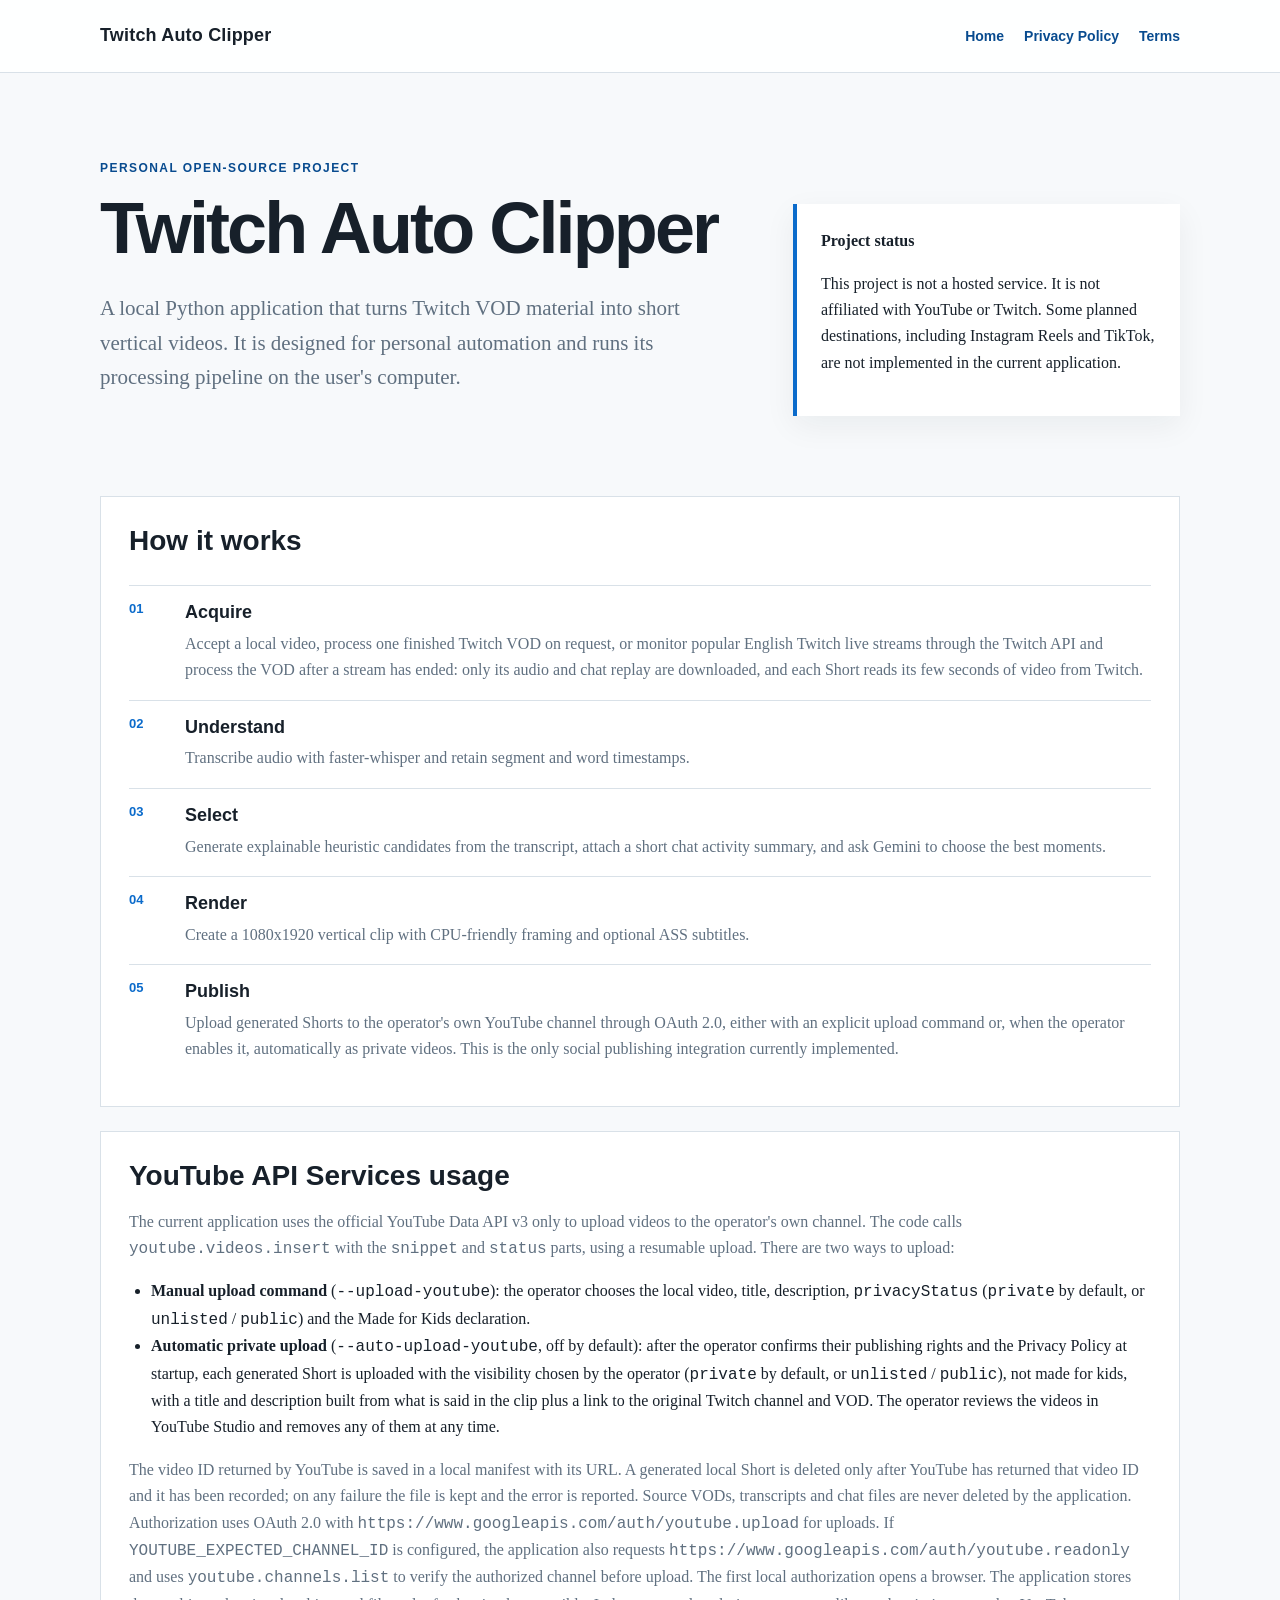
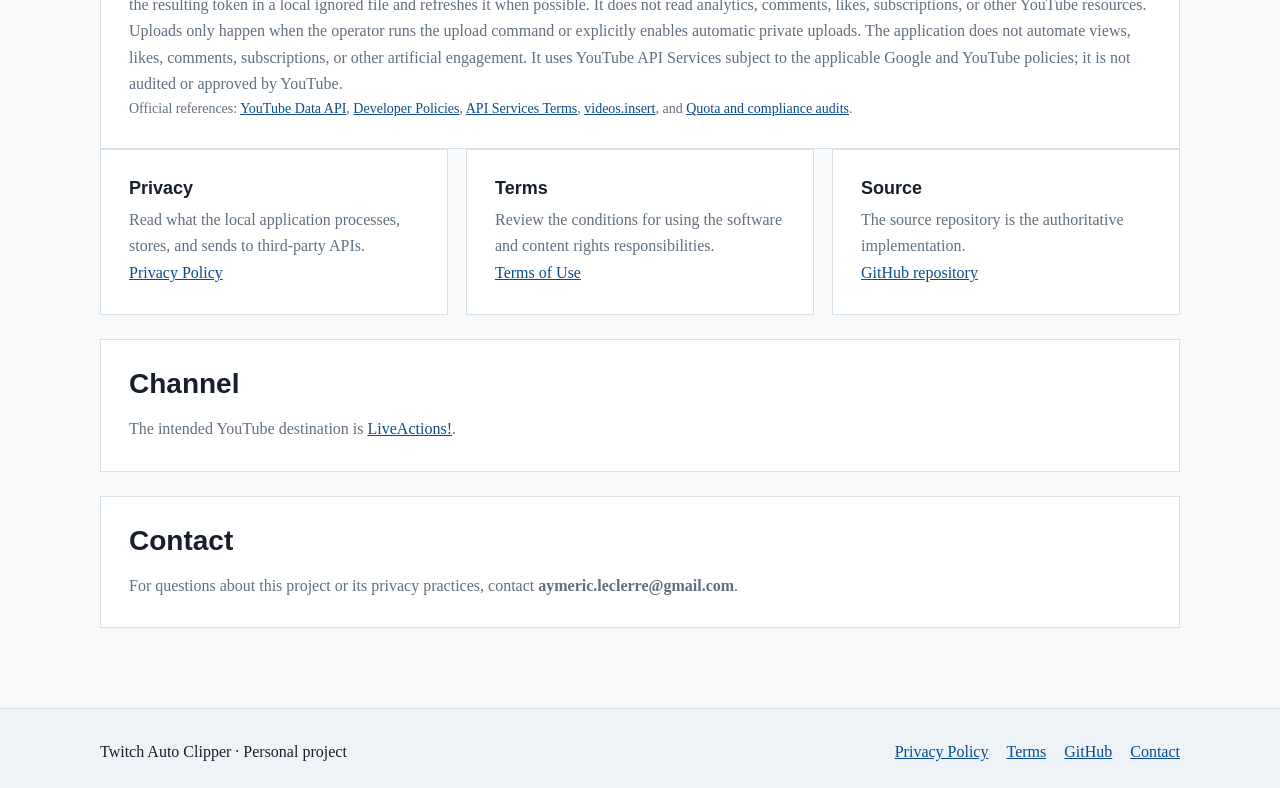
<file: docs/index.html>
<!doctype html>
<html lang="en">
<head>
  <meta charset="utf-8">
  <meta name="viewport" content="width=device-width, initial-scale=1">
  <title>Twitch Auto Clipper</title>
  <meta name="description" content="Documentation for Twitch Auto Clipper, a local tool for creating vertical clips from Twitch videos.">
  <meta property="og:title" content="Twitch Auto Clipper">
  <meta property="og:description" content="A local Twitch video clipping workflow with optional YouTube upload.">
  <link rel="stylesheet" href="style.css">
</head>
<body>
<header class="site-header"><nav class="nav" aria-label="Main navigation">
  <a class="brand" href="index.html">Twitch Auto Clipper</a>
  <div class="nav-links"><a href="index.html">Home</a><a href="privacy.html">Privacy Policy</a><a href="terms.html">Terms</a></div>
</nav></header>
<main class="container">
  <section class="hero">
    <div>
      <div class="eyebrow">Personal open-source project</div>
      <h1>Twitch Auto Clipper</h1>
      <p class="lede">A local Python application that turns Twitch VOD material into short vertical videos. It is designed for personal automation and runs its processing pipeline on the user's computer.</p>
    </div>
    <aside class="notice"><strong>Project status</strong><p>This project is not a hosted service. It is not affiliated with YouTube or Twitch. Some planned destinations, including Instagram Reels and TikTok, are not implemented in the current application.</p></aside>
  </section>

  <section class="section">
    <h2>How it works</h2>
    <ol class="pipeline">
      <li><div><h3>Acquire</h3><p>Accept a local video, process one finished Twitch VOD on request, or monitor popular English Twitch live streams through the Twitch API and process the VOD after a stream has ended: only its audio and chat replay are downloaded, and each Short reads its few seconds of video from Twitch.</p></div></li>
      <li><div><h3>Understand</h3><p>Transcribe audio with faster-whisper and retain segment and word timestamps.</p></div></li>
      <li><div><h3>Select</h3><p>Generate explainable heuristic candidates from the transcript, attach a short chat activity summary, and ask Gemini to choose the best moments.</p></div></li>
      <li><div><h3>Render</h3><p>Create a 1080x1920 vertical clip with CPU-friendly framing and optional ASS subtitles.</p></div></li>
      <li><div><h3>Publish</h3><p>Upload generated Shorts to the operator's own YouTube channel through OAuth 2.0, either with an explicit upload command or, when the operator enables it, automatically as private videos. This is the only social publishing integration currently implemented.</p></div></li>
    </ol>
  </section>

  <section class="section" id="youtube-api">
    <h2>YouTube API Services usage</h2>
    <p>The current application uses the official YouTube Data API v3 only to upload videos to the operator's own channel. The code calls <code>youtube.videos.insert</code> with the <code>snippet</code> and <code>status</code> parts, using a resumable upload. There are two ways to upload:</p>
    <ul>
      <li><strong>Manual upload command</strong> (<code>--upload-youtube</code>): the operator chooses the local video, title, description, <code>privacyStatus</code> (<code>private</code> by default, or <code>unlisted</code> / <code>public</code>) and the Made for Kids declaration.</li>
      <li><strong>Automatic private upload</strong> (<code>--auto-upload-youtube</code>, off by default): after the operator confirms their publishing rights and the Privacy Policy at startup, each generated Short is uploaded with the visibility chosen by the operator (<code>private</code> by default, or <code>unlisted</code> / <code>public</code>), not made for kids, with a title and description built from what is said in the clip plus a link to the original Twitch channel and VOD. The operator reviews the videos in YouTube Studio and removes any of them at any time.</li>
    </ul>
    <p>The video ID returned by YouTube is saved in a local manifest with its URL. A generated local Short is deleted only after YouTube has returned that video ID and it has been recorded; on any failure the file is kept and the error is reported. Source VODs, transcripts and chat files are never deleted by the application.</p>
    <p>Authorization uses OAuth 2.0 with <code>https://www.googleapis.com/auth/youtube.upload</code> for uploads. If <code>YOUTUBE_EXPECTED_CHANNEL_ID</code> is configured, the application also requests <code>https://www.googleapis.com/auth/youtube.readonly</code> and uses <code>youtube.channels.list</code> to verify the authorized channel before upload. The first local authorization opens a browser. The application stores the resulting token in a local ignored file and refreshes it when possible. It does not read analytics, comments, likes, subscriptions, or other YouTube resources.</p>
    <p>Uploads only happen when the operator runs the upload command or explicitly enables automatic private uploads. The application does not automate views, likes, comments, subscriptions, or other artificial engagement. It uses YouTube API Services subject to the applicable Google and YouTube policies; it is not audited or approved by YouTube.</p>
    <p class="small">Official references: <a href="https://developers.google.com/youtube/v3">YouTube Data API</a>, <a href="https://developers.google.com/youtube/terms/developer-policies">Developer Policies</a>, <a href="https://developers.google.com/youtube/terms/api-services-terms-of-service">API Services Terms</a>, <a href="https://developers.google.com/youtube/v3/docs/videos/insert">videos.insert</a>, and <a href="https://developers.google.com/youtube/v3/guides/quota_and_compliance_audits">Quota and compliance audits</a>.</p>
  </section>

  <section class="grid">
    <article class="card"><h3>Privacy</h3><p>Read what the local application processes, stores, and sends to third-party APIs.</p><p><a href="privacy.html">Privacy Policy</a></p></article>
    <article class="card"><h3>Terms</h3><p>Review the conditions for using the software and content rights responsibilities.</p><p><a href="terms.html">Terms of Use</a></p></article>
    <article class="card"><h3>Source</h3><p>The source repository is the authoritative implementation.</p><p><a href="https://github.com/Aymeric05/automatiseur">GitHub repository</a></p></article>
  </section>
  <section class="section"><h2>Channel</h2><p>The intended YouTube destination is <a href="https://www.youtube.com/@LiveActionss">LiveActions!</a>.</p></section>
  <section class="section"><h2>Contact</h2><p>For questions about this project or its privacy practices, contact <strong>aymeric.leclerre@gmail.com</strong>.</p></section>
</main>
<footer class="site-footer"><div class="footer-inner"><span>Twitch Auto Clipper · Personal project</span><div class="footer-links"><a href="privacy.html">Privacy Policy</a><a href="terms.html">Terms</a><a href="https://github.com/Aymeric05/automatiseur">GitHub</a><a href="mailto:aymeric.leclerre@gmail.com">Contact</a></div></div></footer>
</body>
</html>
</file>
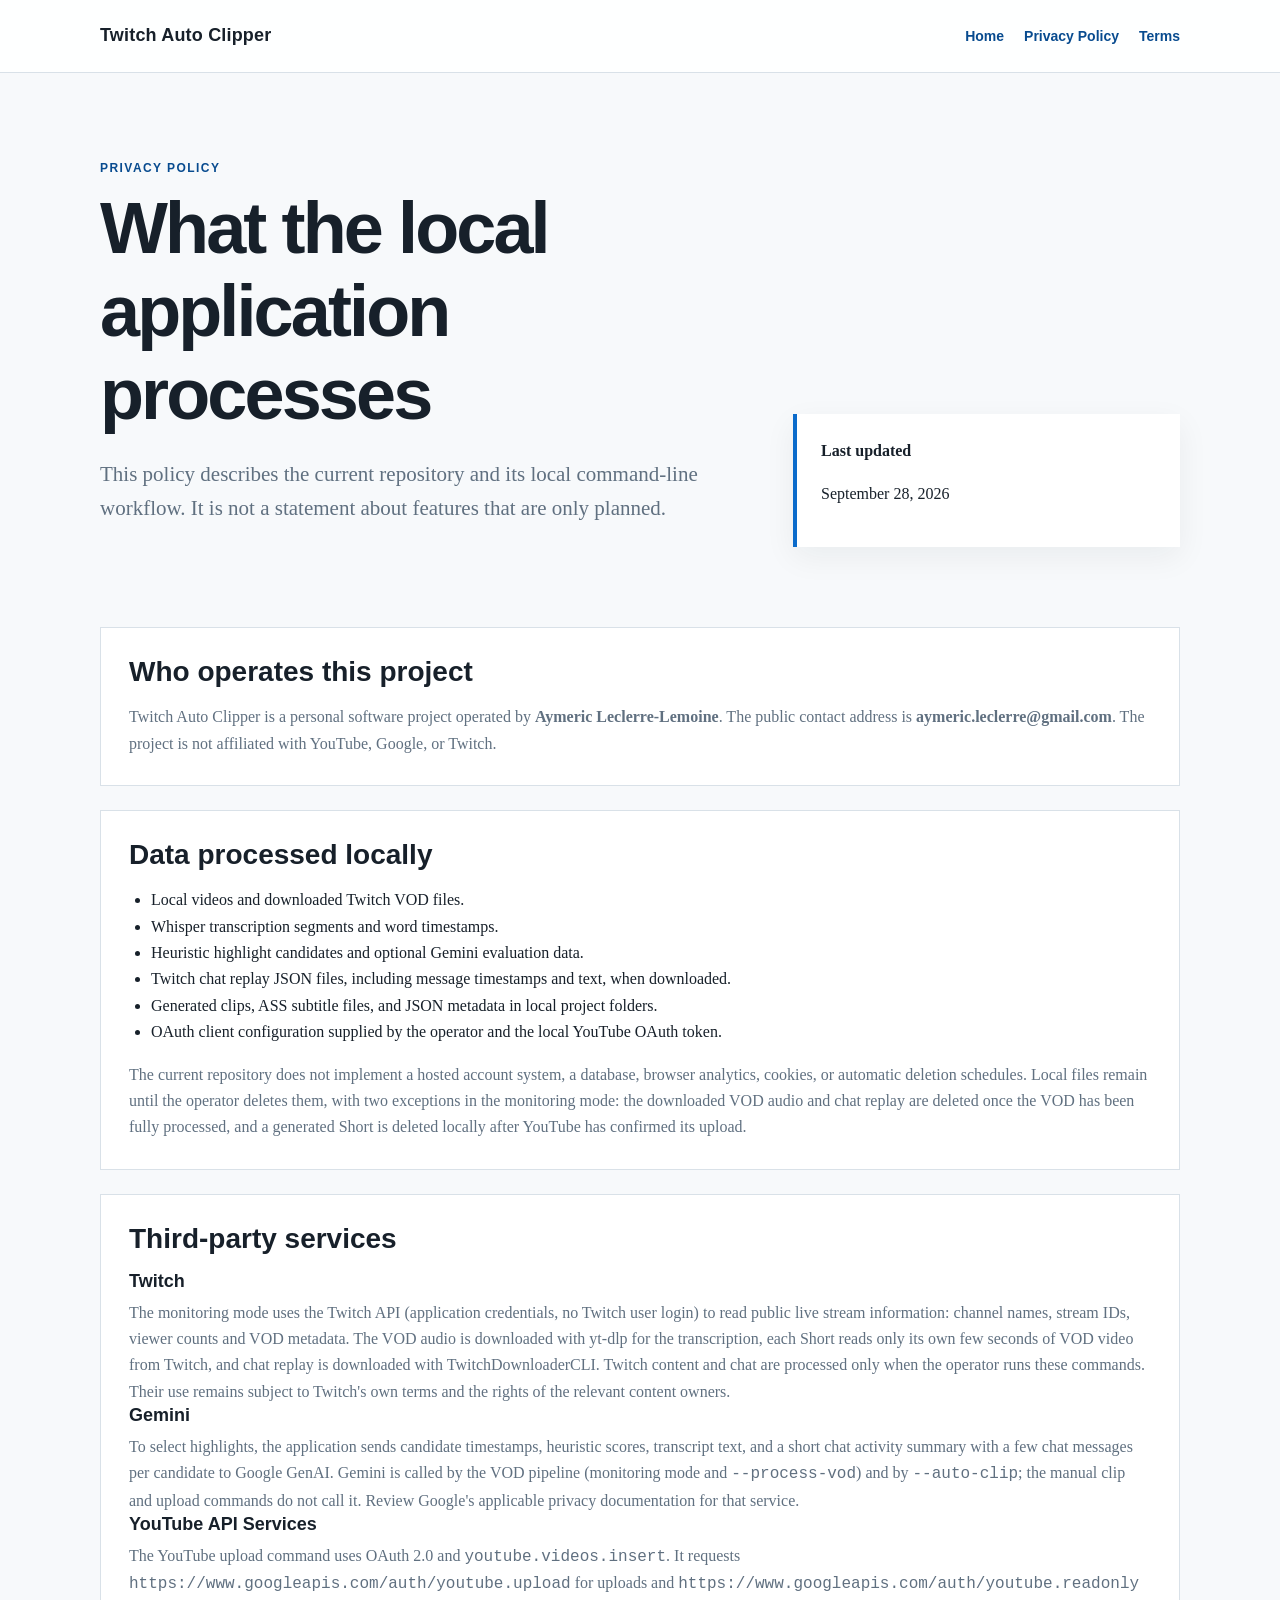
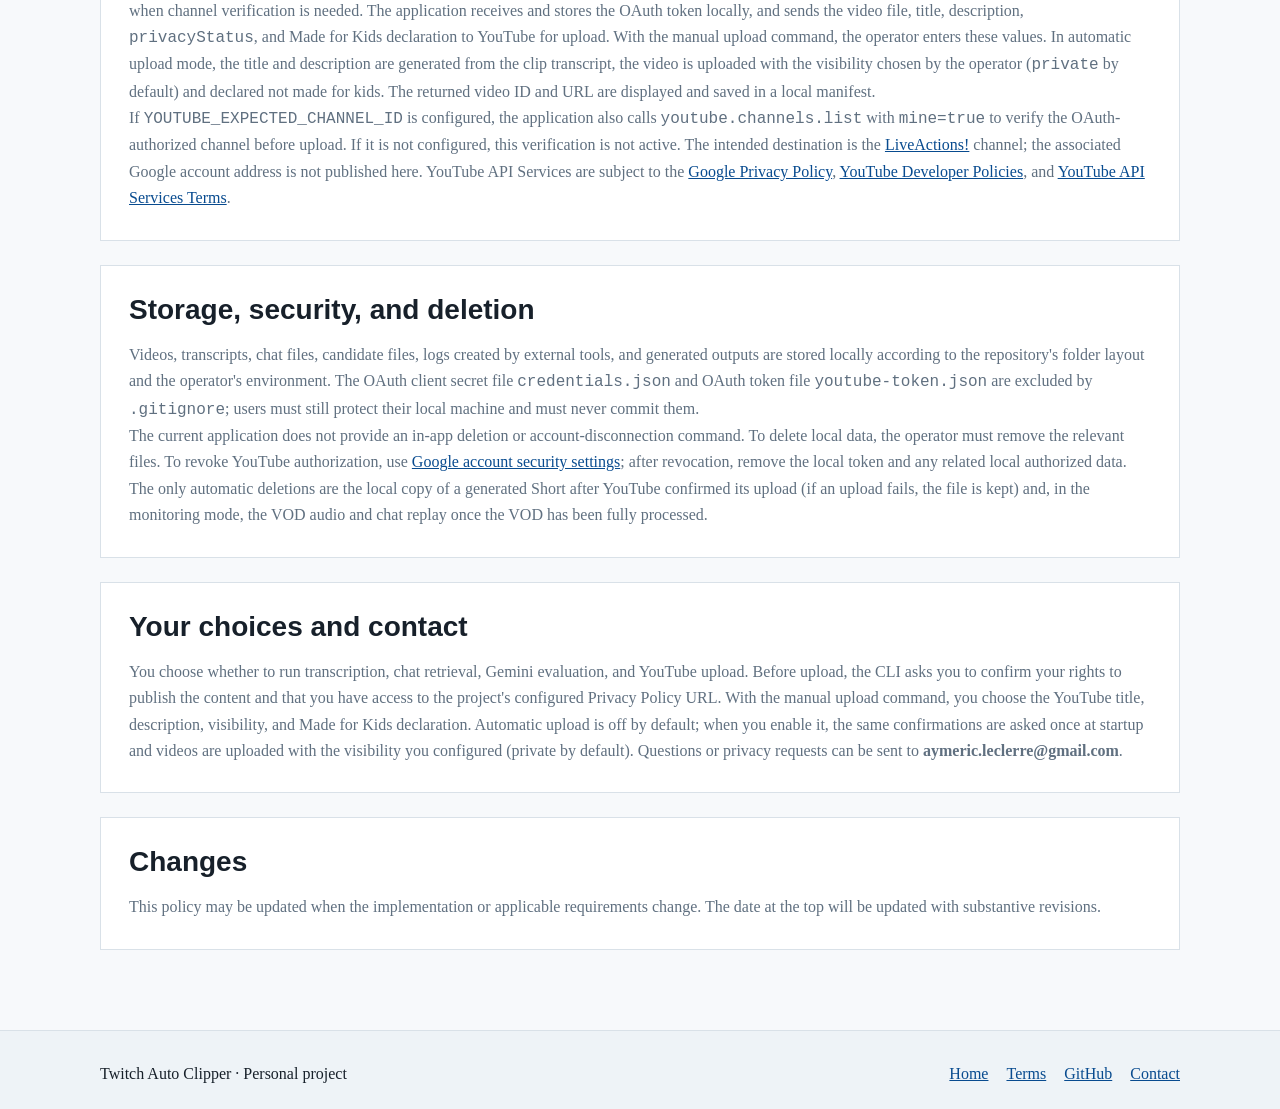
<file: docs/privacy.html>
<!doctype html>
<html lang="en">
<head>
  <meta charset="utf-8">
  <meta name="viewport" content="width=device-width, initial-scale=1">
  <title>Privacy Policy | Twitch Auto Clipper</title>
  <meta name="description" content="Privacy Policy for Twitch Auto Clipper.">
  <link rel="stylesheet" href="style.css">
</head>
<body>
<header class="site-header"><nav class="nav" aria-label="Main navigation"><a class="brand" href="index.html">Twitch Auto Clipper</a><div class="nav-links"><a href="index.html">Home</a><a href="privacy.html">Privacy Policy</a><a href="terms.html">Terms</a></div></nav></header>
<main class="container">
  <section class="hero"><div><div class="eyebrow">Privacy Policy</div><h1>What the local application processes</h1><p class="lede">This policy describes the current repository and its local command-line workflow. It is not a statement about features that are only planned.</p></div><aside class="notice"><strong>Last updated</strong><p>September 28, 2026</p></aside></section>
  <section class="section"><h2>Who operates this project</h2><p>Twitch Auto Clipper is a personal software project operated by <strong>Aymeric Leclerre-Lemoine</strong>. The public contact address is <strong>aymeric.leclerre@gmail.com</strong>. The project is not affiliated with YouTube, Google, or Twitch.</p></section>
  <section class="section"><h2>Data processed locally</h2><ul><li>Local videos and downloaded Twitch VOD files.</li><li>Whisper transcription segments and word timestamps.</li><li>Heuristic highlight candidates and optional Gemini evaluation data.</li><li>Twitch chat replay JSON files, including message timestamps and text, when downloaded.</li><li>Generated clips, ASS subtitle files, and JSON metadata in local project folders.</li><li>OAuth client configuration supplied by the operator and the local YouTube OAuth token.</li></ul><p>The current repository does not implement a hosted account system, a database, browser analytics, cookies, or automatic deletion schedules. Local files remain until the operator deletes them, with two exceptions in the monitoring mode: the downloaded VOD audio and chat replay are deleted once the VOD has been fully processed, and a generated Short is deleted locally after YouTube has confirmed its upload.</p></section>
  <section class="section"><h2>Third-party services</h2><h3>Twitch</h3><p>The monitoring mode uses the Twitch API (application credentials, no Twitch user login) to read public live stream information: channel names, stream IDs, viewer counts and VOD metadata. The VOD audio is downloaded with yt-dlp for the transcription, each Short reads only its own few seconds of VOD video from Twitch, and chat replay is downloaded with TwitchDownloaderCLI. Twitch content and chat are processed only when the operator runs these commands. Their use remains subject to Twitch's own terms and the rights of the relevant content owners.</p><h3>Gemini</h3><p>To select highlights, the application sends candidate timestamps, heuristic scores, transcript text, and a short chat activity summary with a few chat messages per candidate to Google GenAI. Gemini is called by the VOD pipeline (monitoring mode and <code>--process-vod</code>) and by <code>--auto-clip</code>; the manual clip and upload commands do not call it. Review Google's applicable privacy documentation for that service.</p><h3>YouTube API Services</h3><p>The YouTube upload command uses OAuth 2.0 and <code>youtube.videos.insert</code>. It requests <code>https://www.googleapis.com/auth/youtube.upload</code> for uploads and <code>https://www.googleapis.com/auth/youtube.readonly</code> when channel verification is needed. The application receives and stores the OAuth token locally, and sends the video file, title, description, <code>privacyStatus</code>, and Made for Kids declaration to YouTube for upload. With the manual upload command, the operator enters these values. In automatic upload mode, the title and description are generated from the clip transcript, the video is uploaded with the visibility chosen by the operator (<code>private</code> by default) and declared not made for kids. The returned video ID and URL are displayed and saved in a local manifest.</p><p>If <code>YOUTUBE_EXPECTED_CHANNEL_ID</code> is configured, the application also calls <code>youtube.channels.list</code> with <code>mine=true</code> to verify the OAuth-authorized channel before upload. If it is not configured, this verification is not active. The intended destination is the <a href="https://www.youtube.com/@LiveActionss">LiveActions!</a> channel; the associated Google account address is not published here. YouTube API Services are subject to the <a href="https://policies.google.com/privacy">Google Privacy Policy</a>, <a href="https://developers.google.com/youtube/terms/developer-policies">YouTube Developer Policies</a>, and <a href="https://developers.google.com/youtube/terms/api-services-terms-of-service">YouTube API Services Terms</a>.</p></section>
  <section class="section"><h2>Storage, security, and deletion</h2><p>Videos, transcripts, chat files, candidate files, logs created by external tools, and generated outputs are stored locally according to the repository's folder layout and the operator's environment. The OAuth client secret file <code>credentials.json</code> and OAuth token file <code>youtube-token.json</code> are excluded by <code>.gitignore</code>; users must still protect their local machine and must never commit them.</p><p>The current application does not provide an in-app deletion or account-disconnection command. To delete local data, the operator must remove the relevant files. To revoke YouTube authorization, use <a href="https://security.google.com/settings/security/permissions">Google account security settings</a>; after revocation, remove the local token and any related local authorized data. The only automatic deletions are the local copy of a generated Short after YouTube confirmed its upload (if an upload fails, the file is kept) and, in the monitoring mode, the VOD audio and chat replay once the VOD has been fully processed.</p></section>
  <section class="section"><h2>Your choices and contact</h2><p>You choose whether to run transcription, chat retrieval, Gemini evaluation, and YouTube upload. Before upload, the CLI asks you to confirm your rights to publish the content and that you have access to the project's configured Privacy Policy URL. With the manual upload command, you choose the YouTube title, description, visibility, and Made for Kids declaration. Automatic upload is off by default; when you enable it, the same confirmations are asked once at startup and videos are uploaded with the visibility you configured (private by default). Questions or privacy requests can be sent to <strong>aymeric.leclerre@gmail.com</strong>.</p></section>
  <section class="section"><h2>Changes</h2><p>This policy may be updated when the implementation or applicable requirements change. The date at the top will be updated with substantive revisions.</p></section>
</main>
<footer class="site-footer"><div class="footer-inner"><span>Twitch Auto Clipper · Personal project</span><div class="footer-links"><a href="index.html">Home</a><a href="terms.html">Terms</a><a href="https://github.com/Aymeric05/automatiseur">GitHub</a><a href="mailto:aymeric.leclerre@gmail.com">Contact</a></div></div></footer>
</body>
</html>
</file>
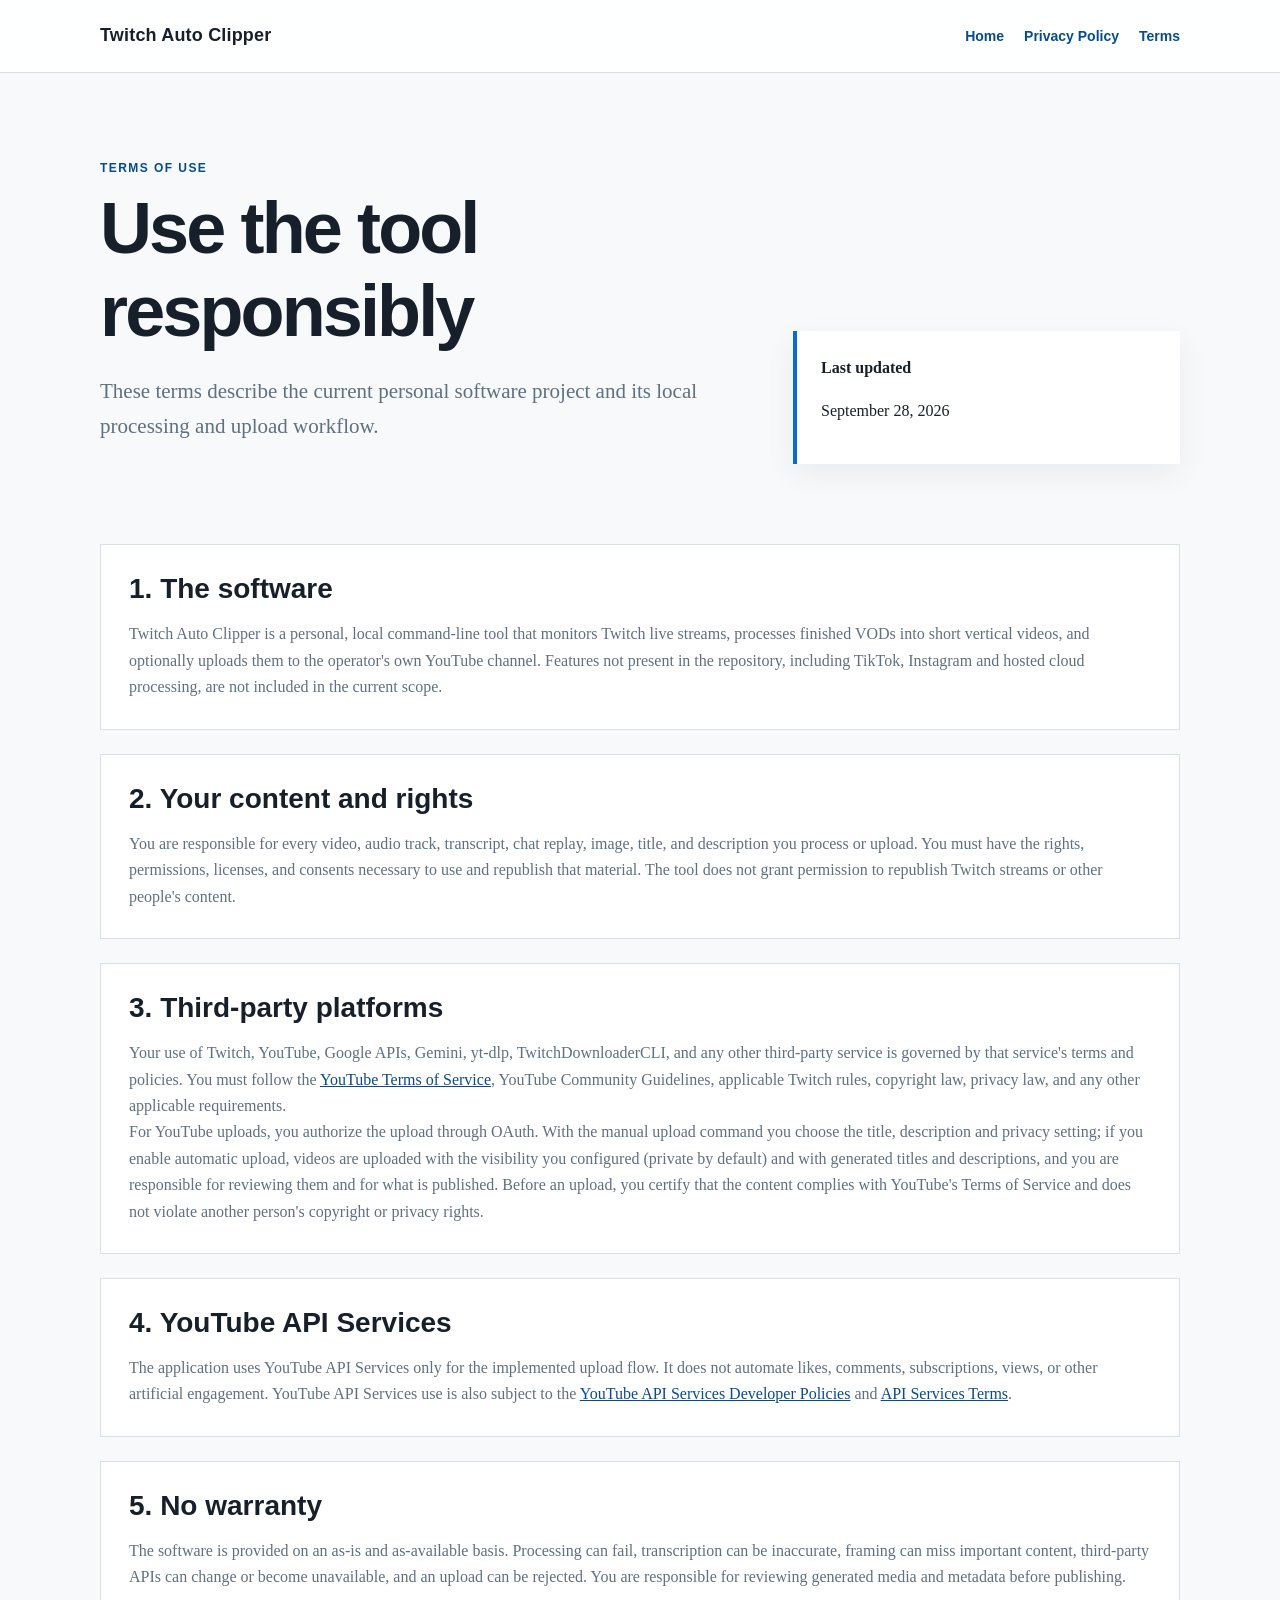
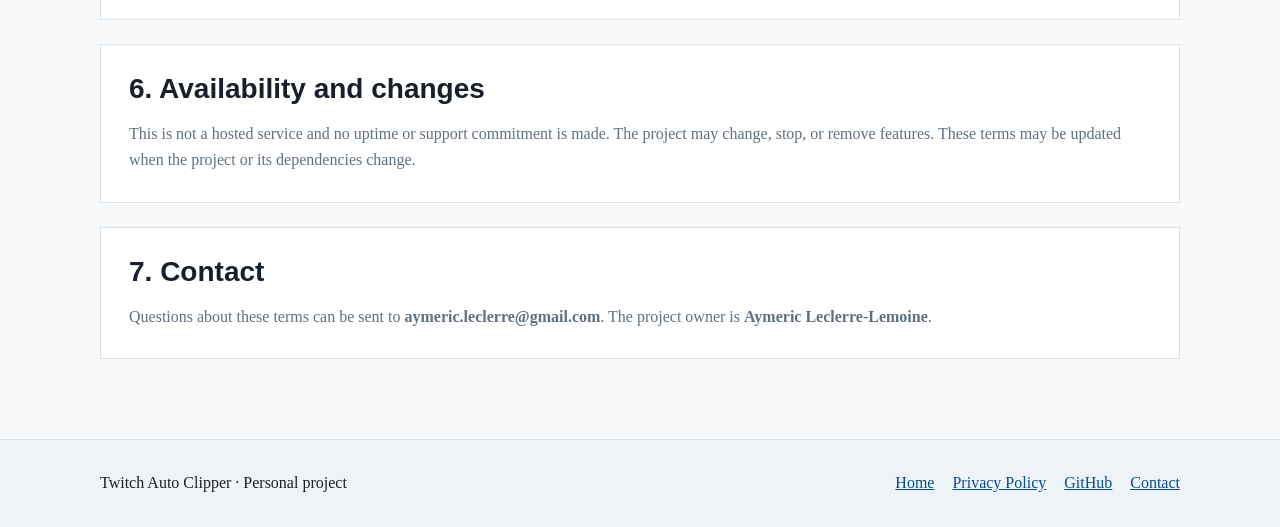
<file: docs/terms.html>
<!doctype html>
<html lang="en">
<head>
  <meta charset="utf-8">
  <meta name="viewport" content="width=device-width, initial-scale=1">
  <title>Terms of Use | Twitch Auto Clipper</title>
  <meta name="description" content="Terms of Use for Twitch Auto Clipper.">
  <link rel="stylesheet" href="style.css">
</head>
<body>
<header class="site-header"><nav class="nav" aria-label="Main navigation"><a class="brand" href="index.html">Twitch Auto Clipper</a><div class="nav-links"><a href="index.html">Home</a><a href="privacy.html">Privacy Policy</a><a href="terms.html">Terms</a></div></nav></header>
<main class="container">
  <section class="hero"><div><div class="eyebrow">Terms of Use</div><h1>Use the tool responsibly</h1><p class="lede">These terms describe the current personal software project and its local processing and upload workflow.</p></div><aside class="notice"><strong>Last updated</strong><p>September 28, 2026</p></aside></section>
  <section class="section"><h2>1. The software</h2><p>Twitch Auto Clipper is a personal, local command-line tool that monitors Twitch live streams, processes finished VODs into short vertical videos, and optionally uploads them to the operator's own YouTube channel. Features not present in the repository, including TikTok, Instagram and hosted cloud processing, are not included in the current scope.</p></section>
  <section class="section"><h2>2. Your content and rights</h2><p>You are responsible for every video, audio track, transcript, chat replay, image, title, and description you process or upload. You must have the rights, permissions, licenses, and consents necessary to use and republish that material. The tool does not grant permission to republish Twitch streams or other people's content.</p></section>
  <section class="section"><h2>3. Third-party platforms</h2><p>Your use of Twitch, YouTube, Google APIs, Gemini, yt-dlp, TwitchDownloaderCLI, and any other third-party service is governed by that service's terms and policies. You must follow the <a href="https://www.youtube.com/t/terms">YouTube Terms of Service</a>, YouTube Community Guidelines, applicable Twitch rules, copyright law, privacy law, and any other applicable requirements.</p><p>For YouTube uploads, you authorize the upload through OAuth. With the manual upload command you choose the title, description and privacy setting; if you enable automatic upload, videos are uploaded with the visibility you configured (private by default) and with generated titles and descriptions, and you are responsible for reviewing them and for what is published. Before an upload, you certify that the content complies with YouTube's Terms of Service and does not violate another person's copyright or privacy rights.</p></section>
  <section class="section"><h2>4. YouTube API Services</h2><p>The application uses YouTube API Services only for the implemented upload flow. It does not automate likes, comments, subscriptions, views, or other artificial engagement. YouTube API Services use is also subject to the <a href="https://developers.google.com/youtube/terms/developer-policies">YouTube API Services Developer Policies</a> and <a href="https://developers.google.com/youtube/terms/api-services-terms-of-service">API Services Terms</a>.</p></section>
  <section class="section"><h2>5. No warranty</h2><p>The software is provided on an as-is and as-available basis. Processing can fail, transcription can be inaccurate, framing can miss important content, third-party APIs can change or become unavailable, and an upload can be rejected. You are responsible for reviewing generated media and metadata before publishing.</p></section>
  <section class="section"><h2>6. Availability and changes</h2><p>This is not a hosted service and no uptime or support commitment is made. The project may change, stop, or remove features. These terms may be updated when the project or its dependencies change.</p></section>
  <section class="section"><h2>7. Contact</h2><p>Questions about these terms can be sent to <strong>aymeric.leclerre@gmail.com</strong>. The project owner is <strong>Aymeric Leclerre-Lemoine</strong>.</p></section>
</main>
<footer class="site-footer"><div class="footer-inner"><span>Twitch Auto Clipper · Personal project</span><div class="footer-links"><a href="index.html">Home</a><a href="privacy.html">Privacy Policy</a><a href="https://github.com/Aymeric05/automatiseur">GitHub</a><a href="mailto:aymeric.leclerre@gmail.com">Contact</a></div></div></footer>
</body>
</html>
</file>
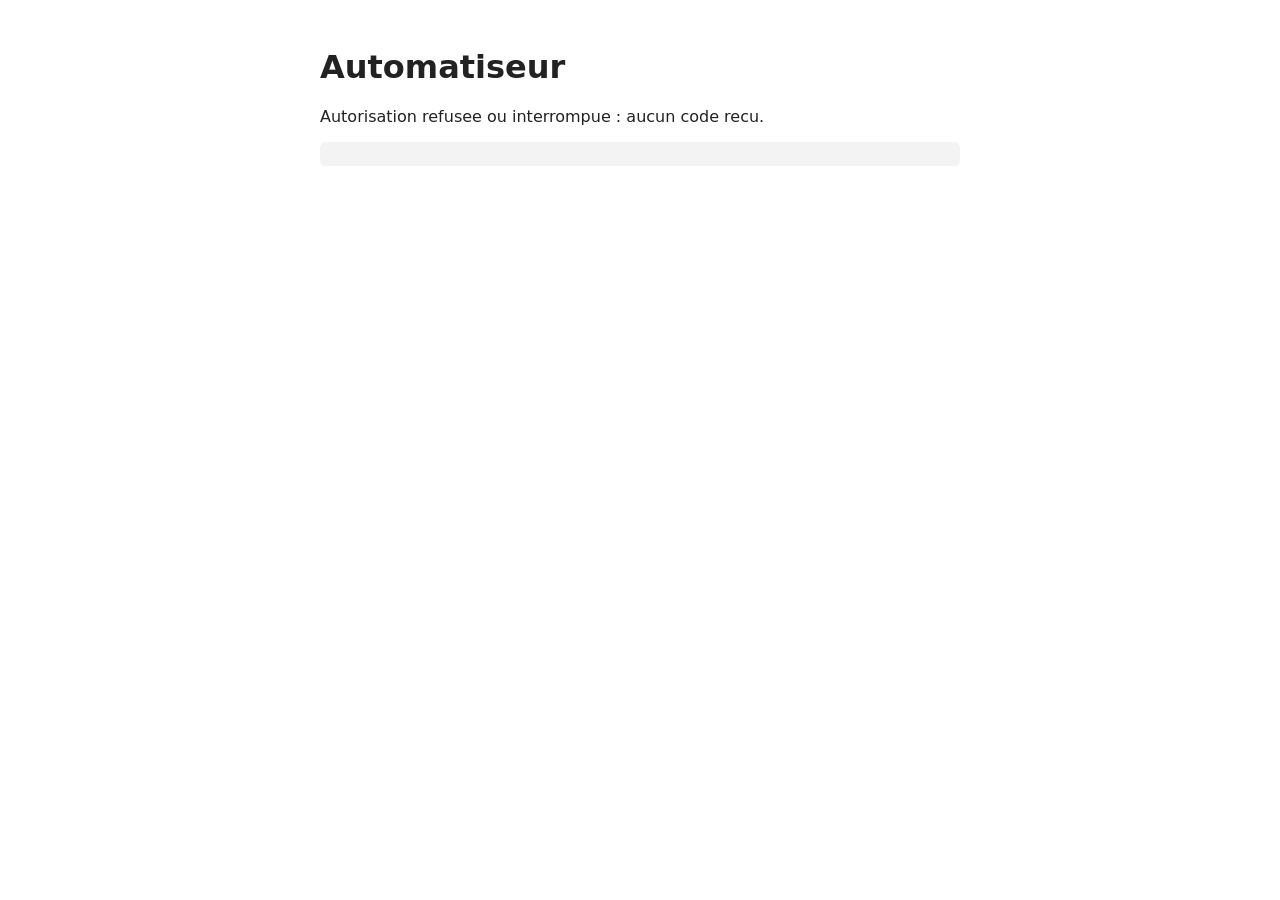
<file: docs/tiktok-callback.html>
<!doctype html>
<html lang="fr">
<head>
<meta charset="utf-8">
<meta name="viewport" content="width=device-width, initial-scale=1">
<title>Automatiseur - TikTok</title>
<style>
  body { font-family: system-ui, sans-serif; max-width: 640px; margin: 48px auto; padding: 0 16px; color: #222; background: #fff; }
  code { display: block; padding: 12px; background: #f3f3f3; border-radius: 6px; word-break: break-all; font-size: 15px; }
  button { margin-top: 12px; padding: 8px 16px; font-size: 15px; cursor: pointer; }
</style>
</head>
<body>
<h1>Automatiseur</h1>
<p id="message">Connexion TikTok en cours...</p>
<code id="code" hidden></code>
<button id="copy" hidden>Copier le code</button>
<script>
  // TikTok sends the user back here with ?code=...: the desktop app asks for it once.
  const params = new URLSearchParams(location.search);
  const code = params.get("code");
  const message = document.getElementById("message");
  if (code) {
    message.textContent = "Compte TikTok autorise. Copiez ce code et collez-le dans la fenetre d'Automatiseur :";
    const box = document.getElementById("code");
    box.textContent = code; box.hidden = false;
    const copy = document.getElementById("copy");
    copy.hidden = false;
    copy.onclick = () => navigator.clipboard.writeText(code).then(() => { copy.textContent = "Copie !"; });
  } else {
    message.textContent = "Autorisation refusee ou interrompue : " + (params.get("error_description") || params.get("error") || "aucun code recu") + ".";
  }
</script>
</body>
</html>
</file>
<file: docs/style.css>
:root {
  --ink: #17202a;
  --muted: #607080;
  --line: #d9e1e8;
  --paper: #f7f9fb;
  --card: #ffffff;
  --accent: #0b6bcb;
  --accent-dark: #084b8f;
  --max: 1080px;
}

* { box-sizing: border-box; }
html { scroll-behavior: smooth; }
body {
  margin: 0;
  color: var(--ink);
  background: var(--paper);
  font: 16px/1.65 Georgia, "Times New Roman", serif;
}

a { color: var(--accent-dark); }
a:hover { color: var(--accent); }
.site-header {
  border-bottom: 1px solid var(--line);
  background: rgba(255,255,255,.94);
}
.nav,
.container,
.footer-inner {
  width: min(var(--max), calc(100% - 40px));
  margin: 0 auto;
}
.nav {
  display: flex;
  align-items: center;
  justify-content: space-between;
  gap: 24px;
  min-height: 72px;
}
.brand {
  color: var(--ink);
  font: 700 18px/1.2 Arial, sans-serif;
  text-decoration: none;
  letter-spacing: .01em;
}
.nav-links { display: flex; gap: 20px; flex-wrap: wrap; }
.nav-links a { font: 600 14px/1.2 Arial, sans-serif; text-decoration: none; }
main { padding: 64px 0 80px; }
.hero {
  display: grid;
  grid-template-columns: 1.25fr .75fr;
  gap: 48px;
  align-items: end;
  padding: 24px 0 56px;
}
.eyebrow {
  color: var(--accent-dark);
  font: 700 12px/1.2 Arial, sans-serif;
  letter-spacing: .12em;
  text-transform: uppercase;
}
h1, h2, h3 { font-family: Arial, sans-serif; line-height: 1.15; }
h1 { max-width: 760px; margin: 12px 0 20px; font-size: clamp(38px, 6vw, 72px); letter-spacing: -.04em; }
h2 { margin: 0 0 16px; font-size: 28px; }
h3 { margin: 0 0 8px; font-size: 18px; }
.lede { max-width: 680px; color: var(--muted); font-size: 21px; }
.notice {
  padding: 24px;
  border-left: 4px solid var(--accent);
  background: var(--card);
  box-shadow: 0 10px 30px rgba(23,32,42,.06);
}
.grid { display: grid; grid-template-columns: repeat(3, 1fr); gap: 18px; }
.card, .section {
  padding: 28px;
  border: 1px solid var(--line);
  background: var(--card);
}
.section { margin-top: 24px; }
.card p, .section p { margin: 0; color: var(--muted); }
.pipeline { margin: 28px 0 0; padding: 0; list-style: none; counter-reset: step; }
.pipeline li { counter-increment: step; display: grid; grid-template-columns: 42px 1fr; gap: 14px; padding: 16px 0; border-top: 1px solid var(--line); }
.pipeline li::before { content: counter(step, decimal-leading-zero); color: var(--accent); font: 700 13px/1 Arial, sans-serif; }
code, pre { font-family: Consolas, monospace; }
pre { overflow-x: auto; padding: 18px; background: #17202a; color: #eef4f8; }
ul { padding-left: 22px; }
.small { color: var(--muted); font-size: 14px; }
.site-footer { padding: 30px 0; border-top: 1px solid var(--line); background: #eef3f7; }
.footer-inner { display: flex; justify-content: space-between; gap: 20px; flex-wrap: wrap; }
.footer-links { display: flex; gap: 18px; flex-wrap: wrap; }
@media (max-width: 760px) {
  .nav { align-items: flex-start; flex-direction: column; justify-content: center; padding: 18px 0; }
  .hero { grid-template-columns: 1fr; gap: 24px; }
  .grid { grid-template-columns: 1fr; }
  main { padding-top: 36px; }
  .container, .nav, .footer-inner { width: min(var(--max), calc(100% - 28px)); }
}
</file>
